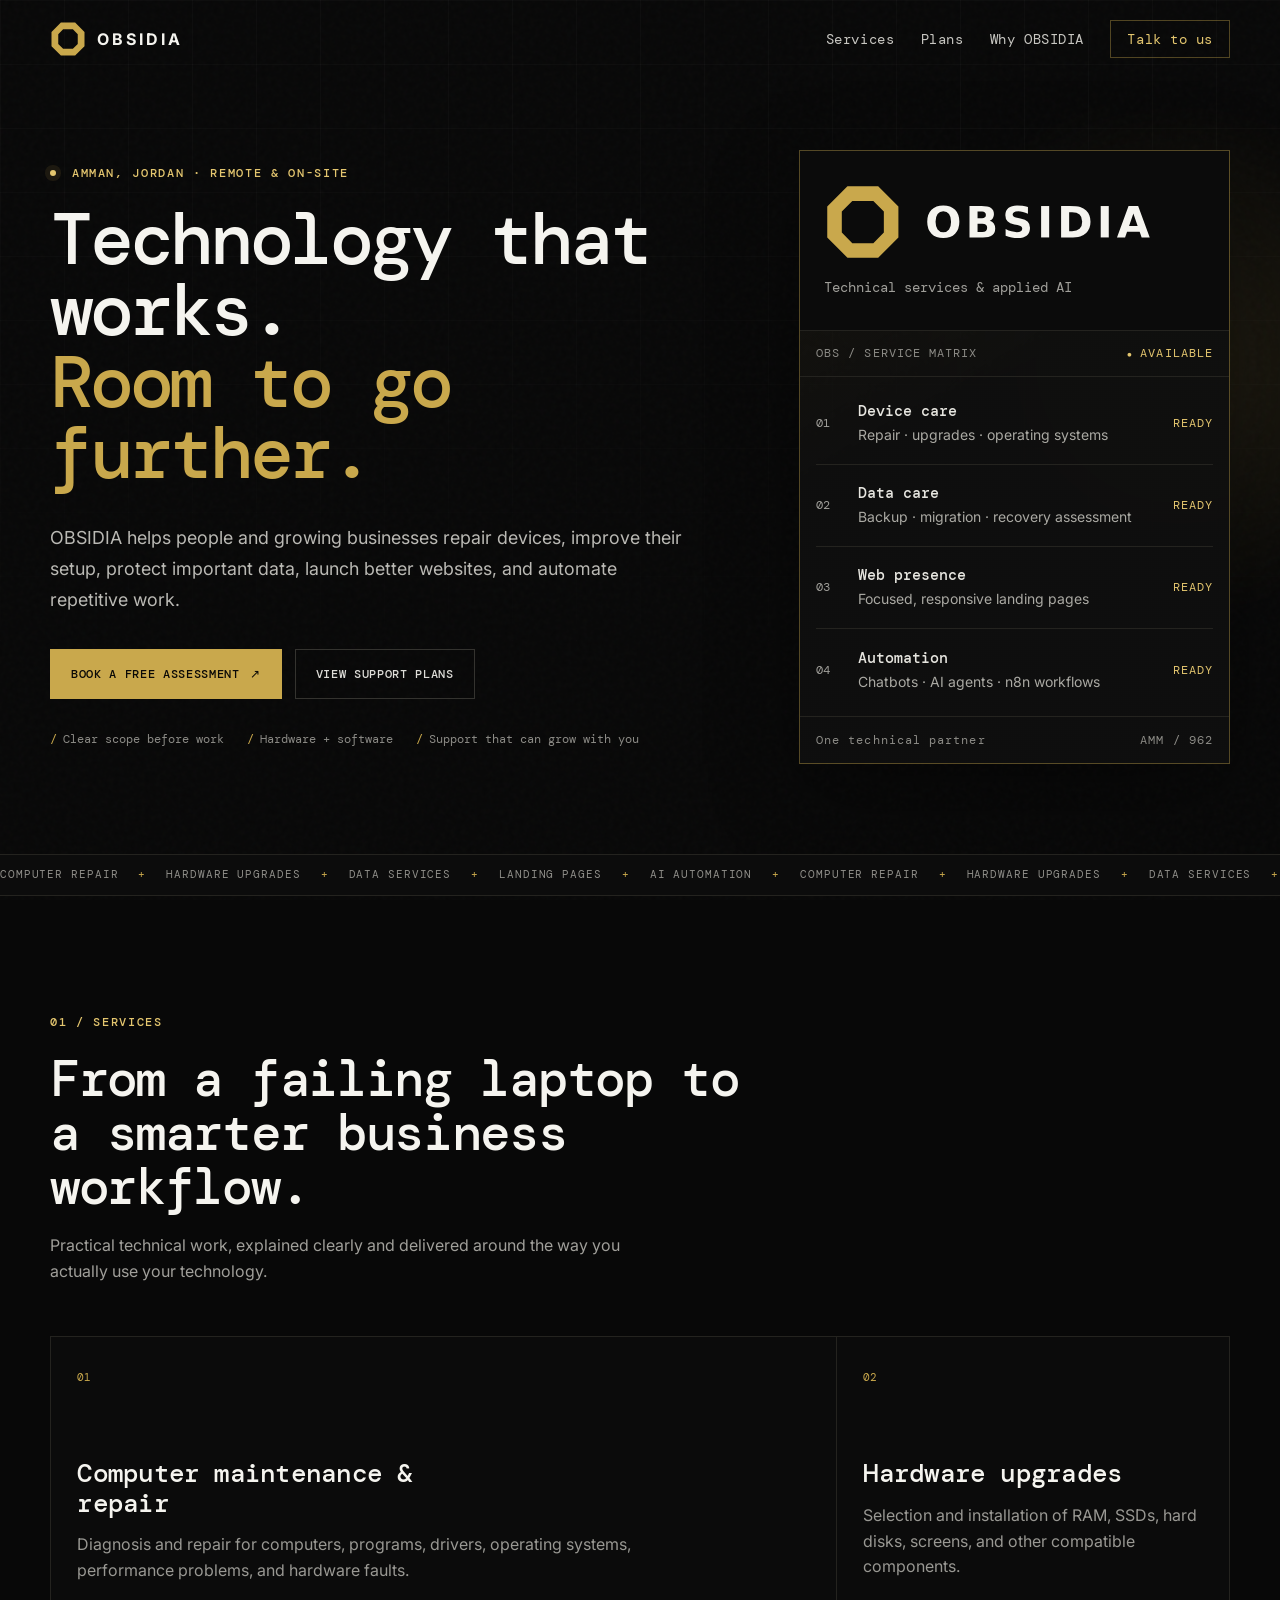
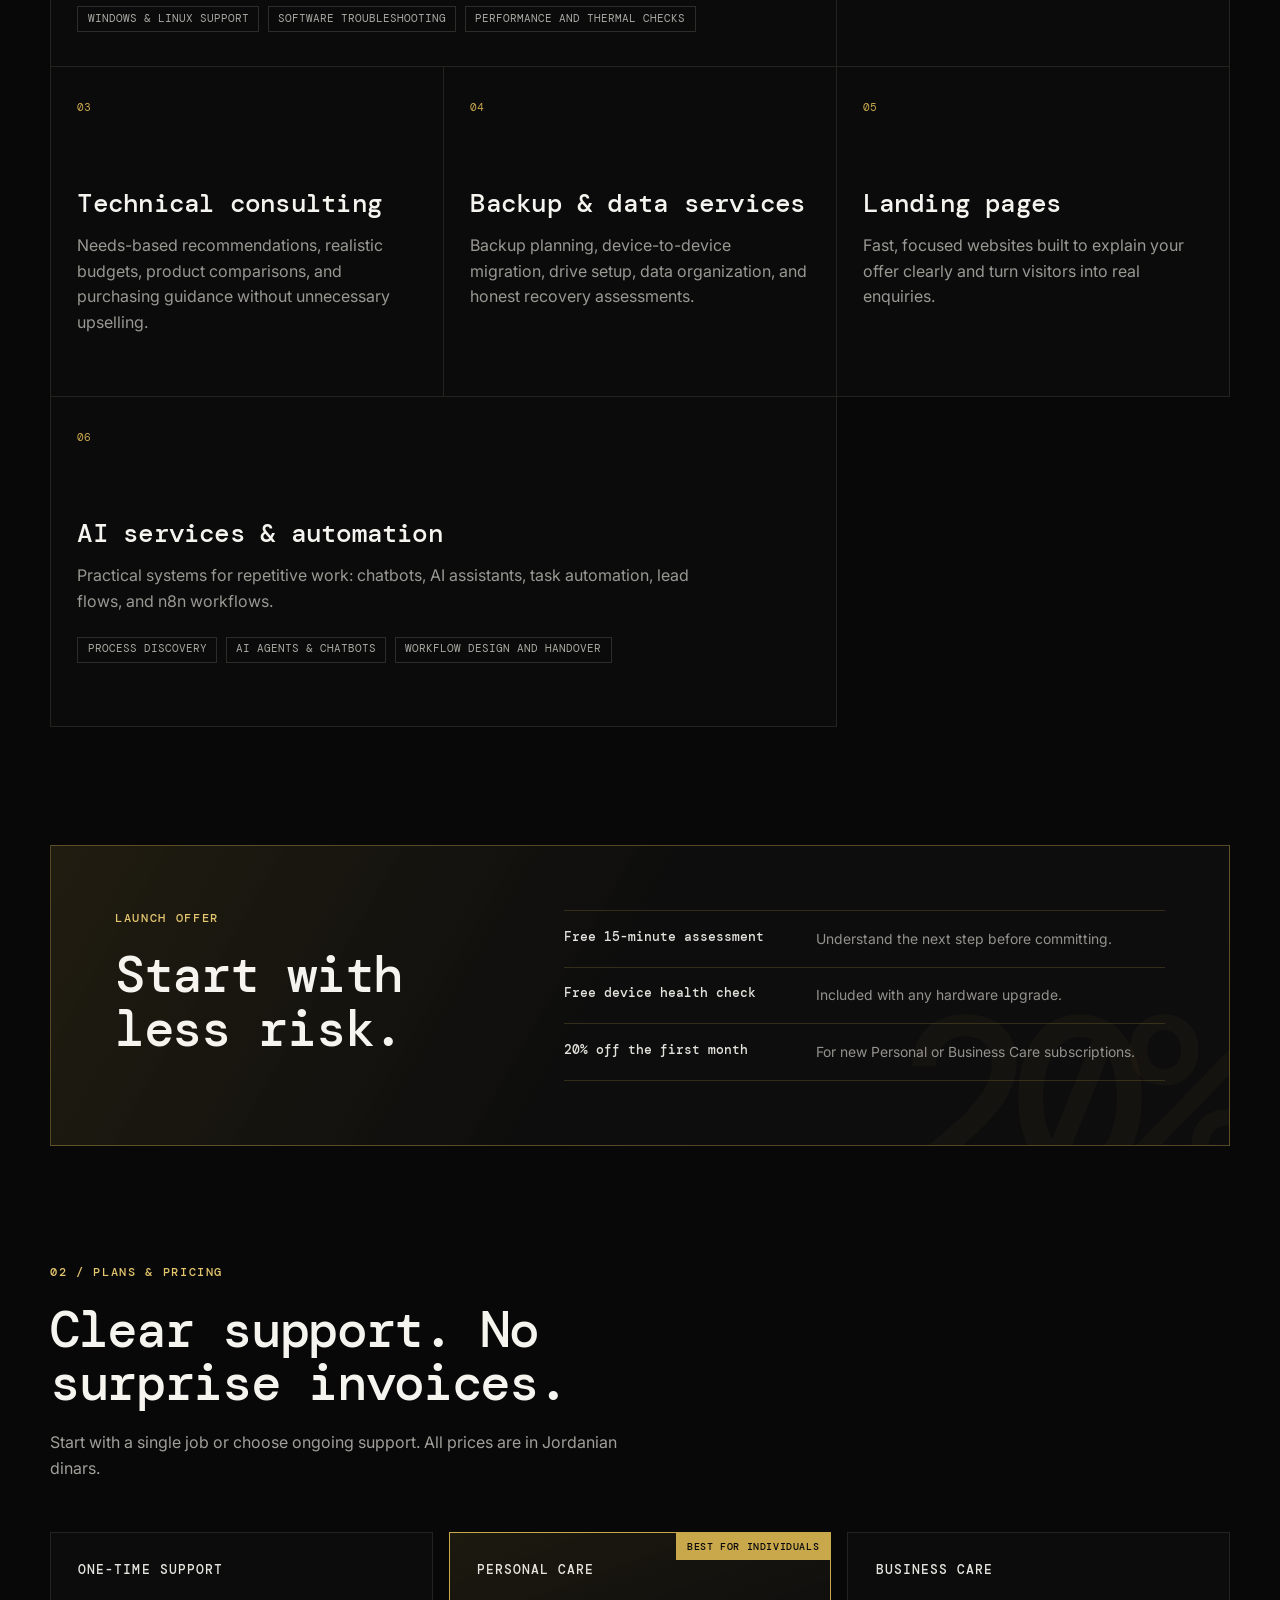
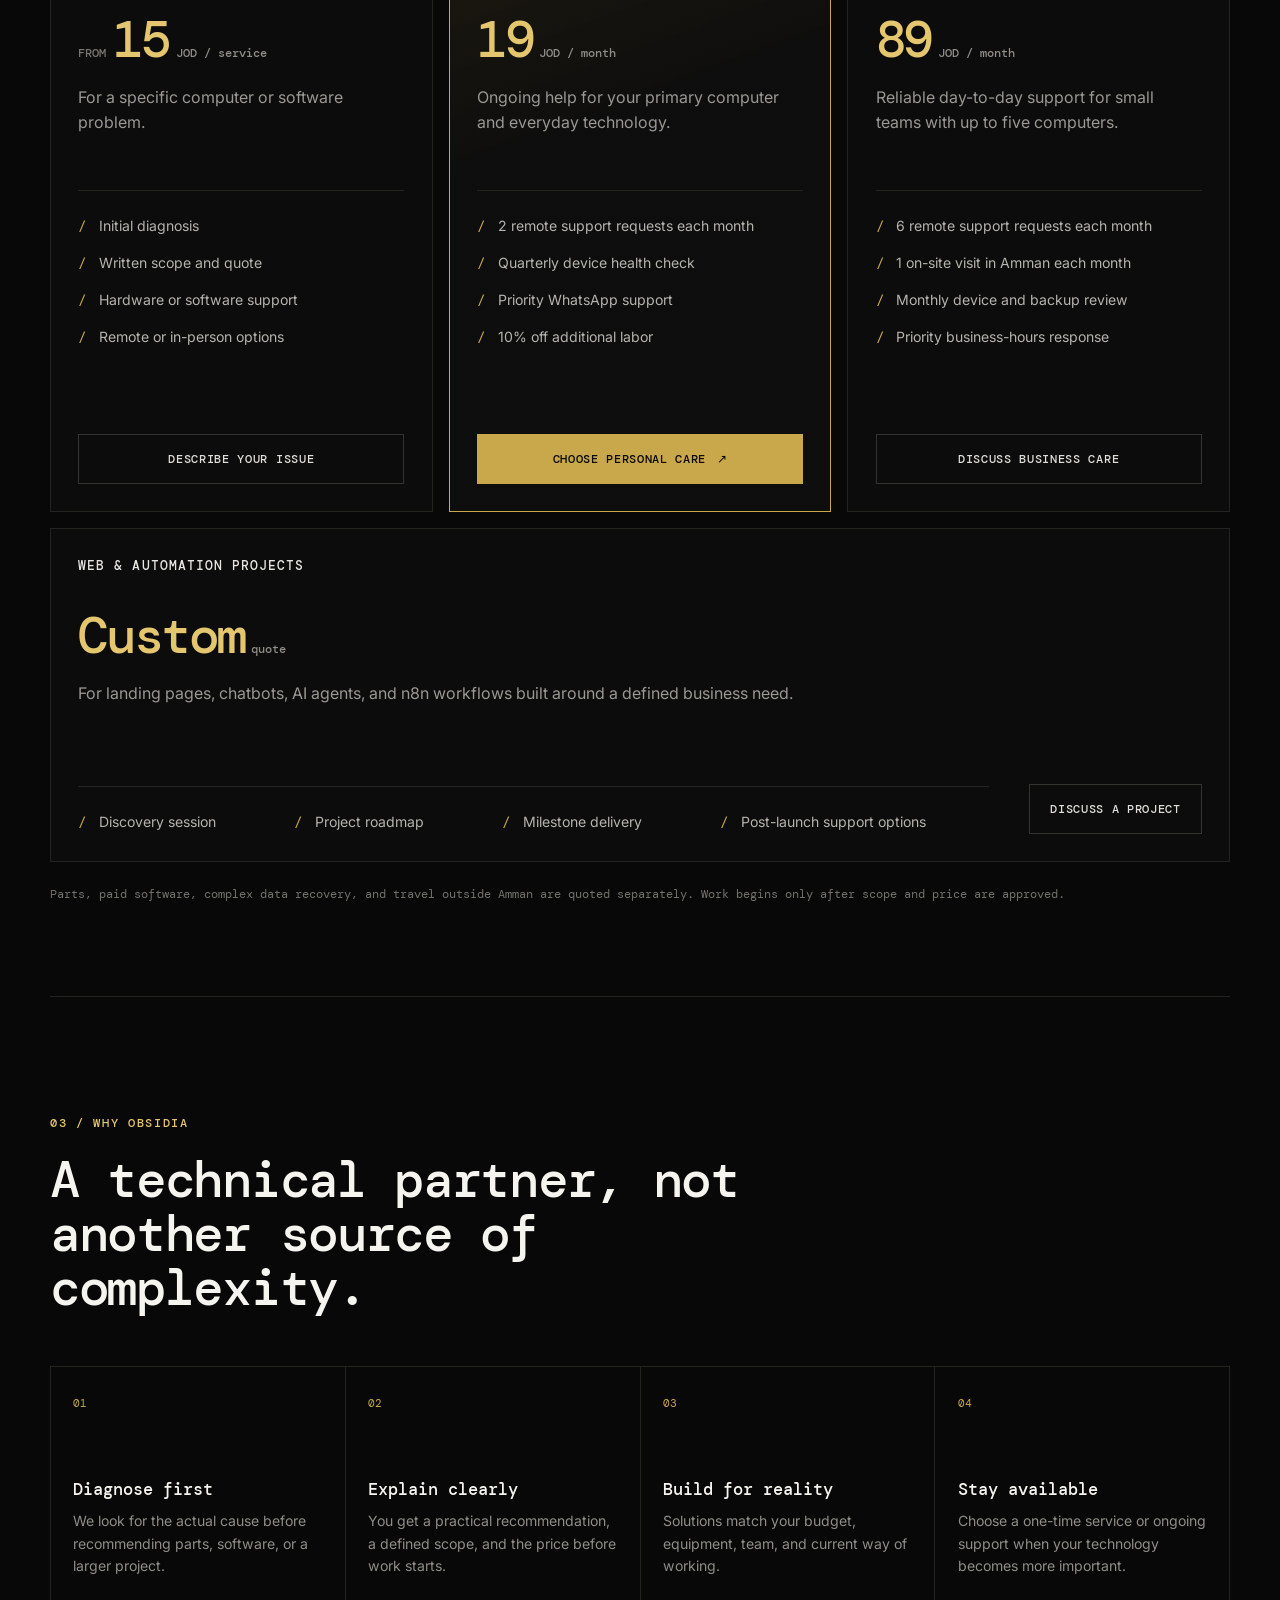
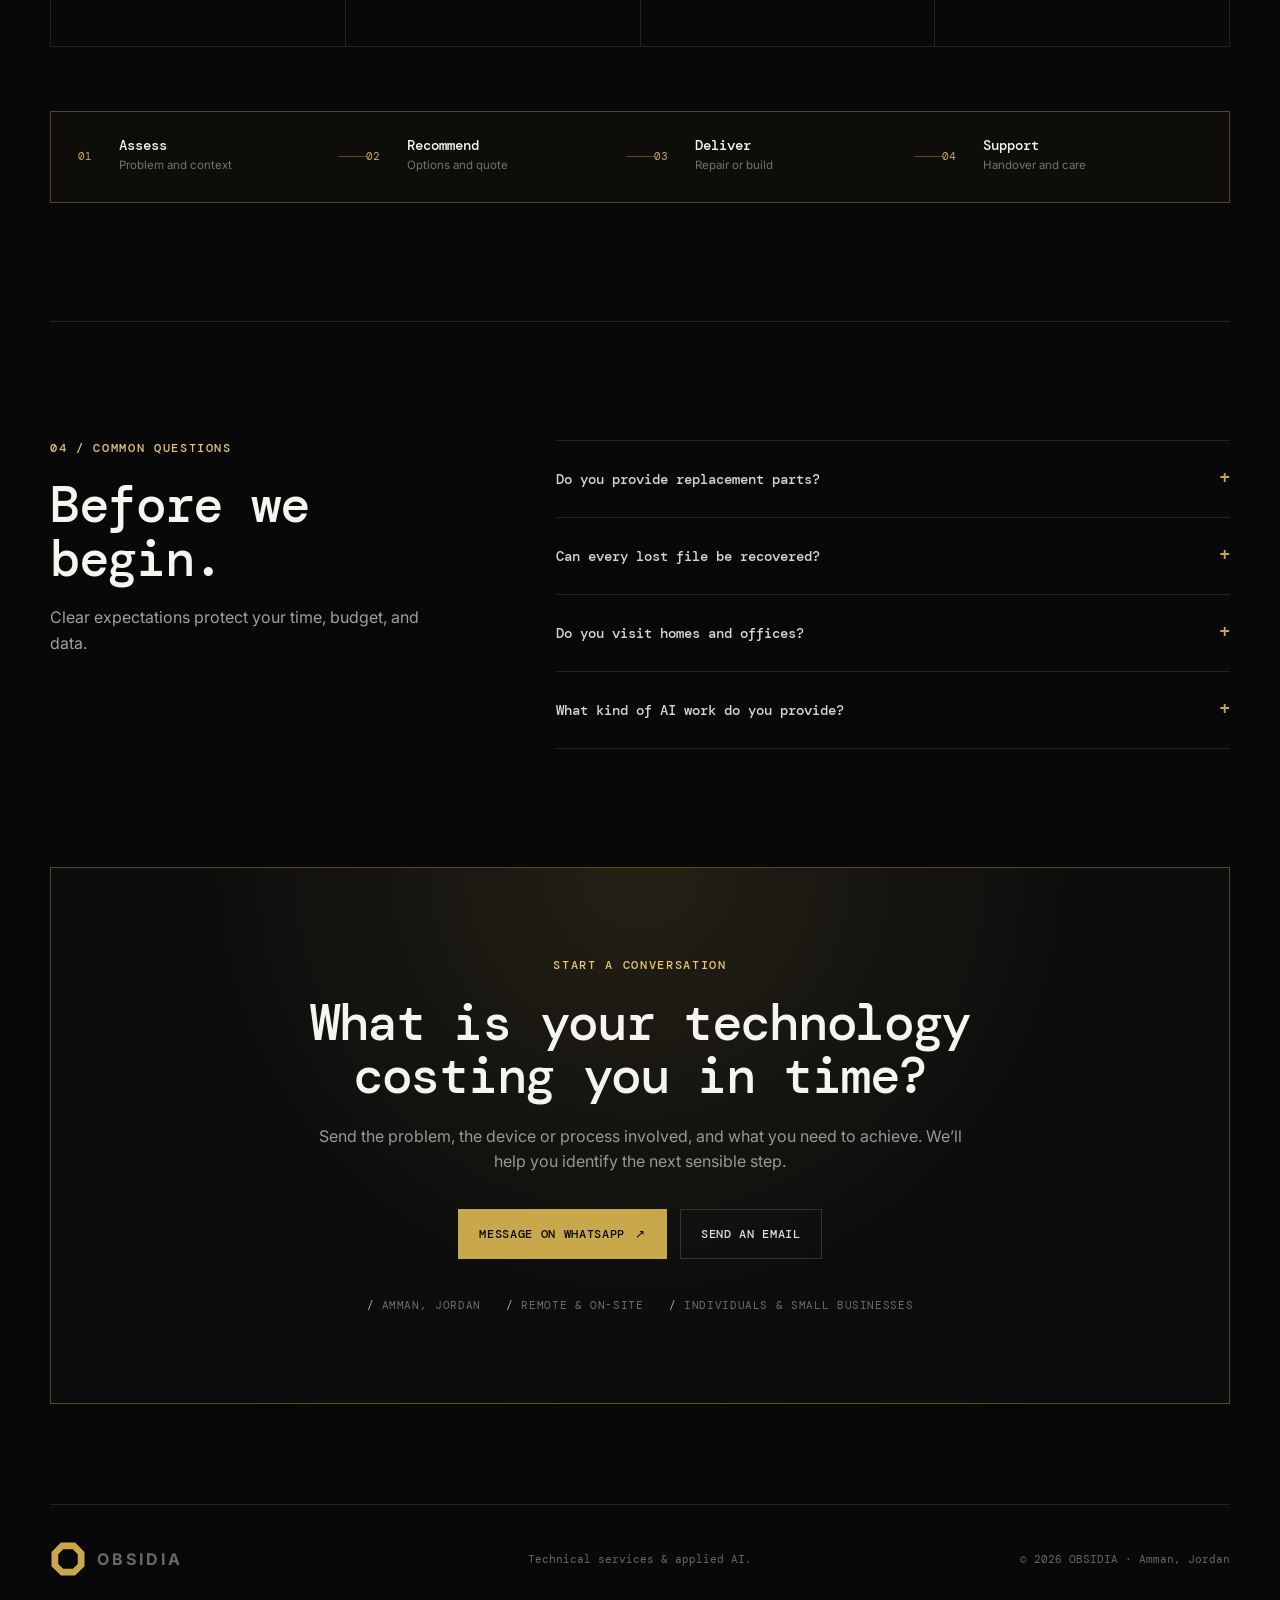
<file: index.html>
<!doctype html>
<html lang="en">
  <head>
    <meta charset="UTF-8" />
    <meta name="viewport" content="width=device-width, initial-scale=1, viewport-fit=cover" />
    <meta name="theme-color" content="#080808" />
    <meta name="apple-mobile-web-app-capable" content="yes" />
    <meta name="apple-mobile-web-app-status-bar-style" content="black-translucent" />
    <meta name="format-detection" content="telephone=no" />
    <title>OBSIDIA — Technical Services &amp; AI Automation in Amman</title>
    <meta
      name="description"
      content="OBSIDIA provides computer repair, hardware upgrades, data services, technical consulting, landing pages, and practical AI automation in Amman, Jordan."
    />
    <link rel="canonical" href="https://0m8rn.github.io/losios/" />
    <link rel="preconnect" href="https://fonts.googleapis.com" />
    <link rel="preconnect" href="https://fonts.gstatic.com" crossorigin />
    <link
      href="https://fonts.googleapis.com/css2?family=DM+Mono:wght@400;500&family=Inter:wght@400;500;600;700&display=swap"
      rel="stylesheet"
    />
    <link rel="stylesheet" href="style.css" />
    <link rel="icon" type="image/svg+xml" href="obsidia-favicon.svg" />
    <link rel="apple-touch-icon" href="obsidia-favicon.png" />
    <script type="application/ld+json">
      {
        "@context": "https://schema.org",
        "@type": "ProfessionalService",
        "name": "OBSIDIA",
        "url": "https://0m8rn.github.io/losios/",
        "email": "mailto:omarn35str@gmail.com",
        "telephone": "+962797194217",
        "areaServed": "Amman, Jordan",
        "description": "Technical support, computer maintenance, data services, landing pages, and practical AI automation."
      }
    </script>
  </head>
  <body>
    <a class="skip-link" href="#main">Skip to content</a>

    <header class="site-header" data-header>
      <a class="brand" href="#top" aria-label="OBSIDIA home">
        <img class="brand-symbol" src="obsidia-symbol.svg" width="36" height="36" alt="" />
        <span>OBSIDIA</span>
      </a>

      <button class="nav-toggle" type="button" aria-expanded="false" aria-controls="site-nav">
        <span class="sr-only">Open navigation</span>
        <span></span><span></span>
      </button>

      <nav class="nav" id="site-nav" aria-label="Main navigation">
        <a href="#services">Services</a>
        <a href="#plans">Plans</a>
        <a href="#approach">Why OBSIDIA</a>
        <a class="nav-cta" href="https://wa.me/962797194217" target="_blank" rel="noreferrer">Talk to us</a>
      </nav>
    </header>

    <main id="main">
      <section class="hero" id="top">
        <div class="hero-grid" aria-hidden="true"></div>
        <div class="hero-glow" aria-hidden="true"></div>

        <div class="hero-content reveal">
          <p class="eyebrow"><span class="status-dot"></span> Amman, Jordan · Remote &amp; on-site</p>
          <h1>Technology that works.<span>Room to go further.</span></h1>
          <p class="hero-copy">
            OBSIDIA helps people and growing businesses repair devices, improve their setup,
            protect important data, launch better websites, and automate repetitive work.
          </p>
          <div class="hero-actions">
            <a class="button button-primary" href="https://wa.me/962797194217" target="_blank" rel="noreferrer">Book a free assessment <span aria-hidden="true">↗</span></a>
            <a class="button button-quiet" href="#plans">View support plans</a>
          </div>
          <ul class="hero-points" aria-label="Service benefits">
            <li>Clear scope before work</li>
            <li>Hardware + software</li>
            <li>Support that can grow with you</li>
          </ul>
        </div>

        <aside class="service-console reveal" aria-label="OBSIDIA service capabilities">
          <div class="console-identity"><img src="obsidia-logo.svg" width="400" height="96" alt="OBSIDIA" /><p>Technical services &amp; applied AI</p></div>
          <div class="console-head">
            <span>OBS / SERVICE MATRIX</span>
            <span class="console-live">AVAILABLE</span>
          </div>
          <div class="console-body">
            <div class="console-row">
              <span class="console-code">01</span>
              <div><strong>Device care</strong><small>Repair · upgrades · operating systems</small></div>
              <span class="console-state">READY</span>
            </div>
            <div class="console-row">
              <span class="console-code">02</span>
              <div><strong>Data care</strong><small>Backup · migration · recovery assessment</small></div>
              <span class="console-state">READY</span>
            </div>
            <div class="console-row">
              <span class="console-code">03</span>
              <div><strong>Web presence</strong><small>Focused, responsive landing pages</small></div>
              <span class="console-state">READY</span>
            </div>
            <div class="console-row">
              <span class="console-code">04</span>
              <div><strong>Automation</strong><small>Chatbots · AI agents · n8n workflows</small></div>
              <span class="console-state">READY</span>
            </div>
          </div>
          <div class="console-foot">
            <span>One technical partner</span>
            <span>AMM / 962</span>
          </div>
        </aside>
      </section>

      <div class="signal-strip" aria-label="OBSIDIA service areas">
        <div class="signal-track">
          <span>Computer repair</span><i>+</i><span>Hardware upgrades</span><i>+</i><span>Data services</span><i>+</i><span>Landing pages</span><i>+</i><span>AI automation</span><i>+</i>
          <span aria-hidden="true">Computer repair</span><i aria-hidden="true">+</i><span aria-hidden="true">Hardware upgrades</span><i aria-hidden="true">+</i><span aria-hidden="true">Data services</span><i aria-hidden="true">+</i><span aria-hidden="true">Landing pages</span><i aria-hidden="true">+</i><span aria-hidden="true">AI automation</span><i aria-hidden="true">+</i>
        </div>
      </div>

      <section class="section" id="services">
        <div class="section-intro reveal">
          <p class="section-label">01 / Services</p>
          <h2>From a failing laptop to a smarter business workflow.</h2>
          <p>Practical technical work, explained clearly and delivered around the way you actually use your technology.</p>
        </div>

        <div class="services-grid">
          <article class="service-card service-card-wide reveal">
            <span class="card-number">01</span>
            <h3>Computer maintenance &amp; repair</h3>
            <p>Diagnosis and repair for computers, programs, drivers, operating systems, performance problems, and hardware faults.</p>
            <ul><li>Windows &amp; Linux support</li><li>Software troubleshooting</li><li>Performance and thermal checks</li></ul>
          </article>
          <article class="service-card reveal">
            <span class="card-number">02</span>
            <h3>Hardware upgrades</h3>
            <p>Selection and installation of RAM, SSDs, hard disks, screens, and other compatible components.</p>
          </article>
          <article class="service-card reveal">
            <span class="card-number">03</span>
            <h3>Technical consulting</h3>
            <p>Needs-based recommendations, realistic budgets, product comparisons, and purchasing guidance without unnecessary upselling.</p>
          </article>
          <article class="service-card reveal">
            <span class="card-number">04</span>
            <h3>Backup &amp; data services</h3>
            <p>Backup planning, device-to-device migration, drive setup, data organization, and honest recovery assessments.</p>
          </article>
          <article class="service-card reveal">
            <span class="card-number">05</span>
            <h3>Landing pages</h3>
            <p>Fast, focused websites built to explain your offer clearly and turn visitors into real enquiries.</p>
          </article>
          <article class="service-card service-card-wide reveal">
            <span class="card-number">06</span>
            <h3>AI services &amp; automation</h3>
            <p>Practical systems for repetitive work: chatbots, AI assistants, task automation, lead flows, and n8n workflows.</p>
            <ul><li>Process discovery</li><li>AI agents &amp; chatbots</li><li>Workflow design and handover</li></ul>
          </article>
        </div>
      </section>

      <section class="offer-section" aria-labelledby="offer-title">
        <div class="offer-card reveal">
          <div>
            <p class="section-label">Launch offer</p>
            <h2 id="offer-title">Start with less risk.</h2>
          </div>
          <div class="offer-items">
            <p><strong>Free 15-minute assessment</strong><span>Understand the next step before committing.</span></p>
            <p><strong>Free device health check</strong><span>Included with any hardware upgrade.</span></p>
            <p><strong>20% off the first month</strong><span>For new Personal or Business Care subscriptions.</span></p>
          </div>
        </div>
      </section>

      <section class="section plans-section" id="plans">
        <div class="section-intro reveal">
          <p class="section-label">02 / Plans &amp; pricing</p>
          <h2>Clear support. No surprise invoices.</h2>
          <p>Start with a single job or choose ongoing support. All prices are in Jordanian dinars.</p>
        </div>

        <div class="pricing-grid">
          <article class="price-card reveal">
            <div>
              <p class="price-name">One-time support</p>
              <p class="price"><small>from</small> 15 <span>JOD / service</span></p>
              <p class="price-summary">For a specific computer or software problem.</p>
              <ul class="feature-list">
                <li>Initial diagnosis</li>
                <li>Written scope and quote</li>
                <li>Hardware or software support</li>
                <li>Remote or in-person options</li>
              </ul>
            </div>
            <a class="button button-quiet button-full" href="https://wa.me/962797194217" target="_blank" rel="noreferrer">Describe your issue</a>
          </article>

          <article class="price-card featured reveal">
            <div class="popular-label">Best for individuals</div>
            <div>
              <p class="price-name">Personal Care</p>
              <p class="price">19 <span>JOD / month</span></p>
              <p class="price-summary">Ongoing help for your primary computer and everyday technology.</p>
              <ul class="feature-list">
                <li>2 remote support requests each month</li>
                <li>Quarterly device health check</li>
                <li>Priority WhatsApp support</li>
                <li>10% off additional labor</li>
              </ul>
            </div>
            <a class="button button-primary button-full" href="https://wa.me/962797194217" target="_blank" rel="noreferrer">Choose Personal Care <span aria-hidden="true">↗</span></a>
          </article>

          <article class="price-card reveal">
            <div>
              <p class="price-name">Business Care</p>
              <p class="price">89 <span>JOD / month</span></p>
              <p class="price-summary">Reliable day-to-day support for small teams with up to five computers.</p>
              <ul class="feature-list">
                <li>6 remote support requests each month</li>
                <li>1 on-site visit in Amman each month</li>
                <li>Monthly device and backup review</li>
                <li>Priority business-hours response</li>
              </ul>
            </div>
            <a class="button button-quiet button-full" href="https://wa.me/962797194217" target="_blank" rel="noreferrer">Discuss Business Care</a>
          </article>

          <article class="price-card custom-plan reveal">
            <div>
              <p class="price-name">Web &amp; automation projects</p>
              <p class="price price-custom">Custom <span>quote</span></p>
              <p class="price-summary">For landing pages, chatbots, AI agents, and n8n workflows built around a defined business need.</p>
              <ul class="feature-list feature-list-inline">
                <li>Discovery session</li><li>Project roadmap</li><li>Milestone delivery</li><li>Post-launch support options</li>
              </ul>
            </div>
            <a class="button button-quiet" href="https://wa.me/962797194217" target="_blank" rel="noreferrer">Discuss a project</a>
          </article>
        </div>

        <p class="pricing-note reveal">Parts, paid software, complex data recovery, and travel outside Amman are quoted separately. Work begins only after scope and price are approved.</p>
      </section>

      <section class="section approach-section" id="approach">
        <div class="section-intro reveal">
          <p class="section-label">03 / Why OBSIDIA</p>
          <h2>A technical partner, not another source of complexity.</h2>
        </div>

        <div class="principles-grid">
          <article class="principle reveal"><span>01</span><h3>Diagnose first</h3><p>We look for the actual cause before recommending parts, software, or a larger project.</p></article>
          <article class="principle reveal"><span>02</span><h3>Explain clearly</h3><p>You get a practical recommendation, a defined scope, and the price before work starts.</p></article>
          <article class="principle reveal"><span>03</span><h3>Build for reality</h3><p>Solutions match your budget, equipment, team, and current way of working.</p></article>
          <article class="principle reveal"><span>04</span><h3>Stay available</h3><p>Choose a one-time service or ongoing support when your technology becomes more important.</p></article>
        </div>

        <div class="process reveal" aria-label="Our process">
          <div><span>01</span><strong>Assess</strong><small>Problem and context</small></div>
          <i aria-hidden="true"></i>
          <div><span>02</span><strong>Recommend</strong><small>Options and quote</small></div>
          <i aria-hidden="true"></i>
          <div><span>03</span><strong>Deliver</strong><small>Repair or build</small></div>
          <i aria-hidden="true"></i>
          <div><span>04</span><strong>Support</strong><small>Handover and care</small></div>
        </div>
      </section>

      <section class="section faq-section" id="faq">
        <div class="faq-layout">
          <div class="section-intro reveal">
            <p class="section-label">04 / Common questions</p>
            <h2>Before we begin.</h2>
            <p>Clear expectations protect your time, budget, and data.</p>
          </div>
          <div class="faq-list reveal">
            <details>
              <summary>Do you provide replacement parts?<span>+</span></summary>
              <p>We can recommend, source, and install compatible parts. Hardware costs are confirmed separately before purchase.</p>
            </details>
            <details>
              <summary>Can every lost file be recovered?<span>+</span></summary>
              <p>No responsible provider can promise that. We assess the device, explain the risk, and recommend the safest next step before attempting recovery work.</p>
            </details>
            <details>
              <summary>Do you visit homes and offices?<span>+</span></summary>
              <p>Yes, on-site support is available in Amman by appointment. Many software issues can also be handled remotely.</p>
            </details>
            <details>
              <summary>What kind of AI work do you provide?<span>+</span></summary>
              <p>We focus on practical entry-level automation: chatbots, AI assistants, lead handling, task workflows, and n8n integrations. Larger or advanced systems are scoped separately.</p>
            </details>
          </div>
        </div>
      </section>

      <section class="contact-section" id="contact">
        <div class="contact-inner reveal">
          <p class="section-label">Start a conversation</p>
          <h2>What is your technology costing you in time?</h2>
          <p>Send the problem, the device or process involved, and what you need to achieve. We’ll help you identify the next sensible step.</p>
          <div class="contact-actions">
            <a class="button button-primary" href="https://wa.me/962797194217" target="_blank" rel="noreferrer">Message on WhatsApp <span aria-hidden="true">↗</span></a>
            <a class="button button-quiet" href="mailto:omarn35str@gmail.com">Send an email</a>
          </div>
          <div class="contact-meta"><span>Amman, Jordan</span><span>Remote &amp; on-site</span><span>Individuals &amp; small businesses</span></div>
        </div>
      </section>
    </main>

    <footer class="footer">
      <a class="brand" href="#top"><img class="brand-symbol" src="obsidia-symbol.svg" width="36" height="36" alt="" /><span>OBSIDIA</span></a>
      <p>Technical services &amp; applied AI.</p>
      <p>© <span data-year></span> OBSIDIA · Amman, Jordan</p>
    </footer>

    <script src="script.js"></script>
  </body>
</html>
</file>
<file: style.css>
:root {
  color-scheme: dark;
  --bg: #080808;
  --surface: #0f0f0f;
  --surface-2: #131313;
  --text: #f5f4ef;
  --muted: #a09f9a;
  --muted-2: #70706c;
  --line: #24231f;
  --gold: #c9a84c;
  --gold-bright: #e4c66f;
  --gold-soft: rgba(201, 168, 76, 0.1);
  --gold-line: rgba(201, 168, 76, 0.38);
  --safe-top: env(safe-area-inset-top, 0px);
  --safe-right: env(safe-area-inset-right, 0px);
  --safe-bottom: env(safe-area-inset-bottom, 0px);
  --safe-left: env(safe-area-inset-left, 0px);
  --gutter: 24px;
  --container: min(1180px, calc(100vw - var(--gutter) - var(--gutter) - var(--safe-left) - var(--safe-right)));
  --mono: "DM Mono", ui-monospace, SFMono-Regular, Menlo, monospace;
  --sans: "Inter", system-ui, sans-serif;
}

* { box-sizing: border-box; }

html {
  scroll-behavior: smooth;
  scroll-padding-top: calc(92px + var(--safe-top));
  -webkit-text-size-adjust: 100%;
}

body {
  margin: 0;
  min-width: 320px;
  background: var(--bg);
  color: var(--text);
  font-family: var(--sans);
  line-height: 1.6;
  -webkit-font-smoothing: antialiased;
  overscroll-behavior-x: none;
  overflow-x: hidden;
}

body::before {
  content: "";
  position: fixed;
  inset: 0;
  z-index: -2;
  opacity: 0.22;
  pointer-events: none;
  background-image: url("data:image/svg+xml,%3Csvg viewBox='0 0 180 180' xmlns='http://www.w3.org/2000/svg'%3E%3Cfilter id='n'%3E%3CfeTurbulence type='fractalNoise' baseFrequency='.95' numOctaves='2' stitchTiles='stitch'/%3E%3C/filter%3E%3Crect width='100%25' height='100%25' filter='url(%23n)' opacity='.11'/%3E%3C/svg%3E");
}

a { color: inherit; text-decoration: none; }
button, a {
  touch-action: manipulation;
  -webkit-tap-highlight-color: transparent;
}
button { font: inherit; }

.skip-link {
  position: fixed;
  top: 12px;
  left: 12px;
  z-index: 100;
  padding: 0.7rem 1rem;
  color: #080808;
  background: var(--gold-bright);
  transform: translateY(-160%);
}

.skip-link:focus { transform: translateY(0); }
.sr-only { position: absolute; width: 1px; height: 1px; padding: 0; margin: -1px; overflow: hidden; clip: rect(0, 0, 0, 0); white-space: nowrap; border: 0; }

.site-header {
  position: fixed;
  top: 0;
  left: 0;
  right: 0;
  z-index: 30;
  width: var(--container);
  margin: 0 auto;
  min-height: calc(78px + var(--safe-top));
  padding-top: var(--safe-top);
  display: flex;
  align-items: center;
  justify-content: space-between;
  border-bottom: 1px solid transparent;
  transition: background 220ms ease, border-color 220ms ease, width 220ms ease, padding 220ms ease;
}

.site-header.is-scrolled {
  width: 100%;
  padding-left: max(24px, var(--safe-left), calc((100vw - 1180px) / 2));
  padding-right: max(24px, var(--safe-right), calc((100vw - 1180px) / 2));
  background: rgba(8, 8, 8, 0.88);
  border-bottom-color: var(--line);
  -webkit-backdrop-filter: blur(18px);
  backdrop-filter: blur(18px);
}

.brand {
  display: inline-flex;
  align-items: center;
  gap: 0.68rem;
  min-height: 44px;
  font: 500 0.86rem/1 var(--mono);
  letter-spacing: 0.17em;
}

.brand-mark {
  display: grid;
  place-items: center;
  width: 31px;
  height: 31px;
  border: 1px solid var(--gold-line);
  color: var(--gold-bright);
  background: var(--gold-soft);
  letter-spacing: -0.12em;
}

.nav { display: flex; align-items: center; gap: 1.65rem; }
.nav a { min-height: 44px; display: inline-flex; align-items: center; color: #c8c7c2; font: 400 0.78rem/1 var(--mono); letter-spacing: 0.04em; transition: color 180ms ease; }
.nav a:hover, .nav a:focus-visible { color: var(--gold-bright); }
.nav .nav-cta { min-height: 38px; padding: 0 1rem; border: 1px solid var(--gold-line); color: var(--gold-bright); }
.nav-toggle { display: none; }

.hero {
  position: relative;
  min-height: 760px;
  padding-top: calc(150px + var(--safe-top));
  padding-right: max(24px, var(--safe-right), calc((100vw - 1180px) / 2));
  padding-bottom: 90px;
  padding-left: max(24px, var(--safe-left), calc((100vw - 1180px) / 2));
  display: grid;
  grid-template-columns: 1.2fr 0.8fr;
  align-items: center;
  gap: clamp(48px, 8vw, 108px);
  isolation: isolate;
  overflow: hidden;
}

.hero-grid {
  position: absolute;
  inset: 0;
  z-index: -2;
  background-image: linear-gradient(rgba(255,255,255,0.022) 1px, transparent 1px), linear-gradient(90deg, rgba(255,255,255,0.022) 1px, transparent 1px);
  background-size: 64px 64px;
  -webkit-mask-image: linear-gradient(to bottom, black 10%, transparent 94%);
  mask-image: linear-gradient(to bottom, black 10%, transparent 94%);
}

.hero-glow {
  position: absolute;
  z-index: -1;
  width: 560px;
  height: 560px;
  right: -180px;
  top: 80px;
  border-radius: 50%;
  background: radial-gradient(circle, rgba(201,168,76,0.12), rgba(201,168,76,0) 68%);
  filter: blur(12px);
}

.eyebrow, .section-label {
  margin: 0 0 1.35rem;
  color: var(--gold-bright);
  font: 500 0.74rem/1.4 var(--mono);
  letter-spacing: 0.14em;
  text-transform: uppercase;
}

.status-dot {
  display: inline-block;
  width: 6px;
  height: 6px;
  margin: 0 0.45rem 0.08rem 0;
  border-radius: 50%;
  background: var(--gold-bright);
  box-shadow: 0 0 0 5px rgba(201, 168, 76, 0.1);
}

.hero h1 {
  margin: 0;
  max-width: 790px;
  font: 500 clamp(2.7rem, 5.7vw, 5.65rem)/0.98 var(--mono);
  letter-spacing: -0.055em;
}

.hero h1 span { display: block; color: var(--gold); }
.hero-copy { max-width: 650px; margin: 2rem 0 0; color: #bab9b4; font-size: clamp(1rem, 1.4vw, 1.15rem); line-height: 1.75; }
.hero-actions, .contact-actions { display: flex; flex-wrap: wrap; gap: 0.8rem; margin-top: 2.1rem; }

.button {
  min-height: 50px;
  padding: 0.85rem 1.25rem;
  display: inline-flex;
  align-items: center;
  justify-content: center;
  gap: 0.65rem;
  border: 1px solid #34332f;
  color: #deddd8;
  background: transparent;
  font: 500 0.76rem/1 var(--mono);
  letter-spacing: 0.055em;
  text-transform: uppercase;
  transition: color 180ms ease, border-color 180ms ease, background 180ms ease, transform 180ms ease;
}

.button:hover { transform: translateY(-2px); border-color: var(--gold-line); color: var(--gold-bright); }
.button:focus-visible, summary:focus-visible, .nav-toggle:focus-visible, .nav a:focus-visible { outline: 2px solid var(--gold-bright); outline-offset: 4px; }
.button-primary { border-color: var(--gold); color: #0a0906; background: var(--gold); }
.button-primary:hover { border-color: var(--gold-bright); color: #080808; background: var(--gold-bright); }
.button-full { width: 100%; }

.hero-points { display: flex; flex-wrap: wrap; gap: 0.75rem 1.4rem; margin: 2rem 0 0; padding: 0; list-style: none; color: #8c8b86; font: 400 0.72rem/1.5 var(--mono); }
.hero-points li::before { content: "/"; margin-right: 0.4rem; color: var(--gold); }

.service-console { border: 1px solid var(--gold-line); background: linear-gradient(150deg, rgba(201,168,76,0.075), rgba(15,15,15,0.95) 40%); box-shadow: 0 28px 80px rgba(0,0,0,0.34); }
.console-head, .console-foot { display: flex; justify-content: space-between; gap: 1rem; padding: 0.9rem 1rem; color: #8c8b86; font: 400 0.66rem/1 var(--mono); letter-spacing: 0.09em; }
.console-head { border-bottom: 1px solid var(--line); }
.console-live, .console-state { color: var(--gold-bright); }
.console-live::before { content: "●"; margin-right: 0.45rem; font-size: 0.55rem; }
.console-body { padding: 0.35rem 1rem; }
.console-row { display: grid; grid-template-columns: 32px 1fr auto; gap: 0.65rem; align-items: center; min-height: 82px; border-bottom: 1px solid var(--line); }
.console-row:last-child { border-bottom: 0; }
.console-code { color: #5f5e59; font: 400 0.65rem/1 var(--mono); }
.console-row strong { display: block; font: 500 0.82rem/1.35 var(--mono); color: #e6e5df; }
.console-row small { display: block; margin-top: 0.3rem; color: #777670; font-size: 0.72rem; line-height: 1.35; }
.console-state { font: 400 0.61rem/1 var(--mono); letter-spacing: 0.08em; }
.console-foot { border-top: 1px solid var(--line); }

.signal-strip { overflow: hidden; border-top: 1px solid var(--line); border-bottom: 1px solid var(--line); background: #0c0c0c; }
.signal-track { width: max-content; display: flex; align-items: center; gap: 1.25rem; padding: 0.9rem 0; color: #8f8e89; font: 400 0.7rem/1 var(--mono); letter-spacing: 0.08em; text-transform: uppercase; animation: marquee 32s linear infinite; }
.signal-track i { color: var(--gold); font-style: normal; }
@keyframes marquee { to { transform: translateX(-50%); } }

.section { width: var(--container); margin: 0 auto; padding: 118px 0; }
.section-intro { max-width: 720px; margin-bottom: 3.2rem; }
.section-intro h2, .offer-card h2, .contact-inner h2 { margin: 0; font: 500 clamp(2rem, 4vw, 3.55rem)/1.05 var(--mono); letter-spacing: -0.045em; }
.section-intro > p:last-child { max-width: 610px; margin: 1.25rem 0 0; color: var(--muted); font-size: 1rem; }

.services-grid { display: grid; grid-template-columns: repeat(12, 1fr); border-top: 1px solid var(--line); border-left: 1px solid var(--line); }
.service-card { grid-column: span 4; min-height: 330px; padding: 1.65rem; border-right: 1px solid var(--line); border-bottom: 1px solid var(--line); background: rgba(15,15,15,0.55); transition: background 200ms ease, border-color 200ms ease; }
.service-card-wide { grid-column: span 8; }
.service-card:hover { background: var(--surface-2); border-color: var(--gold-line); }
.card-number { color: var(--gold); font: 400 0.7rem/1 var(--mono); }
.service-card h3 { max-width: 440px; margin: 4.4rem 0 0.9rem; font: 500 clamp(1.3rem, 2vw, 1.72rem)/1.15 var(--mono); letter-spacing: -0.03em; }
.service-card p { max-width: 620px; margin: 0; color: #999893; }
.service-card ul { display: flex; flex-wrap: wrap; gap: 0.55rem; margin: 1.4rem 0 0; padding: 0; list-style: none; }
.service-card li { padding: 0.42rem 0.58rem; border: 1px solid #2d2c28; color: #aaa9a3; font: 400 0.66rem/1 var(--mono); text-transform: uppercase; }

.offer-section {
  padding-right: max(24px, var(--safe-right), calc((100vw - 1180px) / 2));
  padding-left: max(24px, var(--safe-left), calc((100vw - 1180px) / 2));
}
.offer-card { position: relative; display: grid; grid-template-columns: 0.78fr 1.22fr; gap: 4rem; padding: clamp(2rem, 5vw, 4rem); border: 1px solid var(--gold-line); background: linear-gradient(120deg, rgba(201,168,76,0.13), rgba(15,15,15,0.82) 48%); overflow: hidden; }
.offer-card::after { content: "20%"; position: absolute; right: -0.05em; bottom: -0.3em; color: rgba(201,168,76,0.045); font: 500 clamp(8rem, 18vw, 17rem)/1 var(--mono); letter-spacing: -0.1em; pointer-events: none; }
.offer-items { position: relative; z-index: 1; display: grid; gap: 0; }
.offer-items p { display: grid; grid-template-columns: minmax(190px, 0.8fr) 1.2fr; gap: 1.2rem; margin: 0; padding: 1.05rem 0; border-top: 1px solid rgba(201,168,76,0.2); }
.offer-items p:last-child { border-bottom: 1px solid rgba(201,168,76,0.2); }
.offer-items strong { color: #e4e2dc; font: 500 0.82rem/1.4 var(--mono); }
.offer-items span { color: #93928d; font-size: 0.87rem; }

.plans-section { padding-bottom: 92px; }
.pricing-grid { display: grid; grid-template-columns: repeat(3, 1fr); gap: 1rem; align-items: stretch; }
.price-card { position: relative; min-height: 580px; padding: 1.7rem; display: flex; flex-direction: column; justify-content: space-between; gap: 2.5rem; border: 1px solid var(--line); background: rgba(15,15,15,0.72); }
.price-card.featured { border-color: var(--gold); background: linear-gradient(160deg, rgba(201,168,76,0.11), rgba(15,15,15,0.82) 35%); }
.popular-label { position: absolute; top: 0; right: 0; padding: 0.52rem 0.7rem; color: #080808; background: var(--gold); font: 500 0.62rem/1 var(--mono); letter-spacing: 0.06em; text-transform: uppercase; }
.price-name { margin: 0; color: #e6e5df; font: 500 0.82rem/1.4 var(--mono); text-transform: uppercase; letter-spacing: 0.08em; }
.price { display: flex; align-items: baseline; gap: 0.45rem; margin: 2.2rem 0 0; color: var(--gold-bright); font: 500 clamp(2.5rem, 4vw, 4rem)/1 var(--mono); letter-spacing: -0.065em; }
.price small { color: #777670; font-size: 0.72rem; letter-spacing: 0; text-transform: uppercase; }
.price span { color: #8e8d87; font-size: 0.75rem; letter-spacing: 0; }
.price-summary { min-height: 80px; margin: 1.2rem 0 0; color: #999893; }
.feature-list { display: grid; gap: 0.9rem; margin: 1.6rem 0 0; padding: 1.5rem 0 0; border-top: 1px solid var(--line); list-style: none; }
.feature-list li { position: relative; padding-left: 1.3rem; color: #b4b3ad; font-size: 0.88rem; }
.feature-list li::before { content: "/"; position: absolute; left: 0; color: var(--gold); font-family: var(--mono); }
.custom-plan { grid-column: 1 / -1; min-height: 0; display: grid; grid-template-columns: 1fr auto; align-items: end; }
.price-custom { font-size: clamp(2.1rem, 4vw, 3.5rem); }
.feature-list-inline { grid-template-columns: repeat(4, auto); }
.pricing-note { margin: 1.5rem 0 0; color: #73726d; font: 400 0.72rem/1.6 var(--mono); }

.approach-section { border-top: 1px solid var(--line); }
.principles-grid { display: grid; grid-template-columns: repeat(4, 1fr); border-top: 1px solid var(--line); border-left: 1px solid var(--line); }
.principle { min-height: 280px; padding: 1.4rem; border-right: 1px solid var(--line); border-bottom: 1px solid var(--line); }
.principle > span { color: var(--gold); font: 400 0.68rem/1 var(--mono); }
.principle h3 { margin: 4rem 0 0.7rem; font: 500 1.05rem/1.2 var(--mono); }
.principle p { margin: 0; color: #8e8d88; font-size: 0.88rem; }
.process { margin-top: 4rem; padding: 1.7rem; display: grid; grid-template-columns: 1fr 28px 1fr 28px 1fr 28px 1fr; align-items: center; border: 1px solid var(--gold-line); background: rgba(201,168,76,0.035); }
.process div { display: grid; grid-template-columns: 30px 1fr; gap: 0.22rem 0.7rem; align-items: center; }
.process span { grid-row: 1 / 3; color: var(--gold); font: 400 0.68rem/1 var(--mono); }
.process strong { font: 500 0.85rem/1 var(--mono); }
.process small { color: #74736e; font-size: 0.72rem; }
.process i { width: 100%; height: 1px; background: var(--gold-line); }

.faq-section { border-top: 1px solid var(--line); }
.faq-layout { display: grid; grid-template-columns: 0.75fr 1.25fr; gap: clamp(3rem, 8vw, 8rem); }
.faq-list { border-top: 1px solid var(--line); }
details { border-bottom: 1px solid var(--line); }
summary { min-height: 76px; display: flex; align-items: center; justify-content: space-between; gap: 1rem; cursor: pointer; list-style: none; color: #d5d4ce; font: 500 0.9rem/1.4 var(--mono); }
summary::-webkit-details-marker { display: none; }
summary span { color: var(--gold); font-size: 1.2rem; transition: transform 180ms ease; }
details[open] summary span { transform: rotate(45deg); }
details p { max-width: 680px; margin: -0.2rem 2.2rem 1.5rem 0; color: #8f8e89; font-size: 0.9rem; }

.contact-section {
  padding-right: max(24px, var(--safe-right), calc((100vw - 1180px) / 2));
  padding-bottom: calc(100px + var(--safe-bottom));
  padding-left: max(24px, var(--safe-left), calc((100vw - 1180px) / 2));
}
.contact-inner { padding: clamp(2rem, 7vw, 6rem); border: 1px solid var(--gold-line); text-align: center; background: radial-gradient(circle at 50% 0%, rgba(201,168,76,0.12), transparent 55%), #0d0d0d; }
.contact-inner h2 { max-width: 820px; margin: 0 auto; }
.contact-inner > p:not(.section-label) { max-width: 650px; margin: 1.3rem auto 0; color: #999893; }
.contact-actions { justify-content: center; }
.contact-meta { display: flex; flex-wrap: wrap; justify-content: center; gap: 0.7rem 1.6rem; margin-top: 2.4rem; color: #6f6e69; font: 400 0.67rem/1.5 var(--mono); text-transform: uppercase; letter-spacing: 0.06em; }
.contact-meta span::before { content: "/"; margin-right: 0.45rem; color: var(--gold); }

.footer { width: var(--container); min-height: 110px; margin: 0 auto; padding: 1.5rem 0 max(1.5rem, var(--safe-bottom)); display: grid; grid-template-columns: 1fr auto 1fr; align-items: center; gap: 2rem; border-top: 1px solid var(--line); color: #696863; font: 400 0.68rem/1.5 var(--mono); }
.footer > p:last-child { text-align: right; }

.reveal { opacity: 0; transform: translateY(24px); transition: opacity 650ms ease, transform 650ms cubic-bezier(.2,.7,.2,1); }
.reveal.is-visible { opacity: 1; transform: translateY(0); }

@media (max-width: 980px) {
  .hero { min-height: auto; grid-template-columns: 1fr; padding-top: 150px; }
  .hero-content { max-width: 820px; }
  .service-console { max-width: 650px; }
  .service-card, .service-card-wide { grid-column: span 6; }
  .pricing-grid { grid-template-columns: 1fr 1fr; }
  .price-card { min-height: 560px; }
  .custom-plan { grid-column: 1 / -1; min-height: 0; }
  .principles-grid { grid-template-columns: 1fr 1fr; }
  .faq-layout { grid-template-columns: 1fr; gap: 0; }
  .process { grid-template-columns: 1fr 1fr; gap: 1.8rem; }
  .process i { display: none; }
  .footer { grid-template-columns: 1fr 1fr; }
  .footer > p:first-of-type { display: none; }
}

@media (max-width: 720px) {
  :root {
    --gutter: 16px;
    --container: min(1180px, calc(100vw - var(--gutter) - var(--gutter) - var(--safe-left) - var(--safe-right)));
  }
  .site-header { min-height: calc(68px + var(--safe-top)); }
  .site-header.is-scrolled {
    padding-left: max(16px, var(--safe-left));
    padding-right: max(16px, var(--safe-right));
  }
  .nav-toggle { position: relative; z-index: 2; width: 44px; height: 44px; padding: 0; display: grid; align-content: center; gap: 7px; border: 0; background: transparent; }
  .nav-toggle span:not(.sr-only) { width: 24px; height: 1px; margin-left: auto; background: var(--text); transition: transform 180ms ease; }
  .nav-toggle[aria-expanded="true"] span:not(.sr-only):nth-of-type(2) { transform: translateY(4px) rotate(45deg); }
  .nav-toggle[aria-expanded="true"] span:not(.sr-only):last-of-type { transform: translateY(-4px) rotate(-45deg); }
  .nav { position: absolute; top: calc(68px + var(--safe-top)); left: calc(0px - var(--gutter)); right: calc(0px - var(--gutter)); padding: 1rem var(--gutter) calc(1.4rem + var(--safe-bottom)); display: none; align-items: stretch; flex-direction: column; gap: 0.2rem; border-bottom: 1px solid var(--line); background: rgba(8,8,8,0.98); }
  .nav.is-open { display: flex; }
  .nav a { padding: 0.3rem 0; }
  .nav .nav-cta { margin-top: 0.5rem; justify-content: center; }
  .hero {
    padding-top: calc(128px + var(--safe-top));
    padding-right: max(16px, var(--safe-right));
    padding-bottom: 72px;
    padding-left: max(16px, var(--safe-left));
    gap: 48px;
  }
  .hero h1 { font-size: clamp(2.65rem, 13vw, 4.6rem); }
  .hero h1 span { display: inline; }
  .hero-actions .button { width: 100%; }
  .hero-points { display: grid; }
  .console-row { grid-template-columns: 26px 1fr; }
  .console-state { display: none; }
  .signal-track { animation-duration: 24s; }
  .section { padding: 84px 0; }
  .section-intro { margin-bottom: 2.4rem; }
  .services-grid { grid-template-columns: 1fr; }
  .service-card, .service-card-wide { grid-column: auto; min-height: 300px; }
  .service-card h3 { margin-top: 3.2rem; }
  .offer-section, .contact-section {
    padding-right: max(16px, var(--safe-right));
    padding-left: max(16px, var(--safe-left));
  }
  .offer-card { grid-template-columns: 1fr; gap: 2rem; }
  .offer-items p { grid-template-columns: 1fr; gap: 0.3rem; }
  .pricing-grid { grid-template-columns: 1fr; }
  .price-card { min-height: 0; }
  .price-summary { min-height: 0; }
  .custom-plan { grid-column: auto; display: flex; align-items: stretch; }
  .feature-list-inline { grid-template-columns: 1fr; }
  .principles-grid { grid-template-columns: 1fr; }
  .principle { min-height: 240px; }
  .process { grid-template-columns: 1fr; }
  .contact-section { padding-bottom: calc(64px + var(--safe-bottom)); }
  .contact-inner { text-align: left; }
  .contact-actions { justify-content: flex-start; }
  .contact-actions .button { width: 100%; }
  .contact-meta { justify-content: flex-start; }
  .footer { min-height: 140px; grid-template-columns: 1fr; gap: 0.3rem; }
  .footer > p:last-child { text-align: left; }
}

@media (max-width: 374px) {
  :root { --gutter: 14px; }
  .hero {
    padding-right: max(14px, var(--safe-right));
    padding-left: max(14px, var(--safe-left));
  }
  .hero h1 { font-size: clamp(2.35rem, 12vw, 3.4rem); }
  .offer-section, .contact-section {
    padding-right: max(14px, var(--safe-right));
    padding-left: max(14px, var(--safe-left));
  }
  .price-card, .service-card { padding: 1.35rem; }
  .button { padding-inline: 0.9rem; }
}

@media (hover: none) {
  .button:hover { transform: none; }
  .service-card:hover { background: rgba(15,15,15,0.55); border-color: var(--line); }
}

@media (prefers-reduced-motion: reduce) {
  html { scroll-behavior: auto; }
  *, *::before, *::after { animation-duration: 0.01ms !important; animation-iteration-count: 1 !important; transition-duration: 0.01ms !important; }
  .reveal { opacity: 1; transform: none; }
}

/* OBSIDIA identity — cut geometry, graphite, restrained gold */
.brand { font-family: var(--sans); font-weight: 700; font-size: 1rem; letter-spacing: .19em; }
.brand-symbol { flex: 0 0 auto; display: block; }
.console-identity { padding: 2rem 1.5rem; border-bottom: 1px solid var(--line); background: #0b0b0b; }
.console-identity img { display: block; width: min(100%, 330px); height: auto; }
.console-identity p { margin: 1rem 0 0; color: var(--muted); font: 400 .875rem/1.5 var(--mono); }
.hero h1 { letter-spacing: -.055em; }
.nav a { font-size: .875rem; }
.console-head, .console-foot { font-size: .75rem; line-height: 1.4; }
.console-row strong { font-size: .9375rem; }
.console-row small { font-size: .875rem; color: #aaa9a3; }
.console-code { font-size: .75rem; color: #a09f9a; }
.console-state { font-size: .75rem; }
:focus-visible { outline: 2px solid var(--gold-bright); outline-offset: 5px; }
.reveal { opacity: 1; transform: none; }
.js-motion .reveal:not(.is-visible) { opacity: 0; transform: translateY(24px); }
@media (max-width: 720px) {
 .brand { font-size: .9375rem; letter-spacing: .14em; }
 .console-identity { padding: 1.5rem 1rem; }
 .hero h1 span { display: block; }
}
@media (prefers-reduced-motion: reduce) {
 .js-motion .reveal:not(.is-visible) { opacity: 1; transform: none; }
}
</file>
